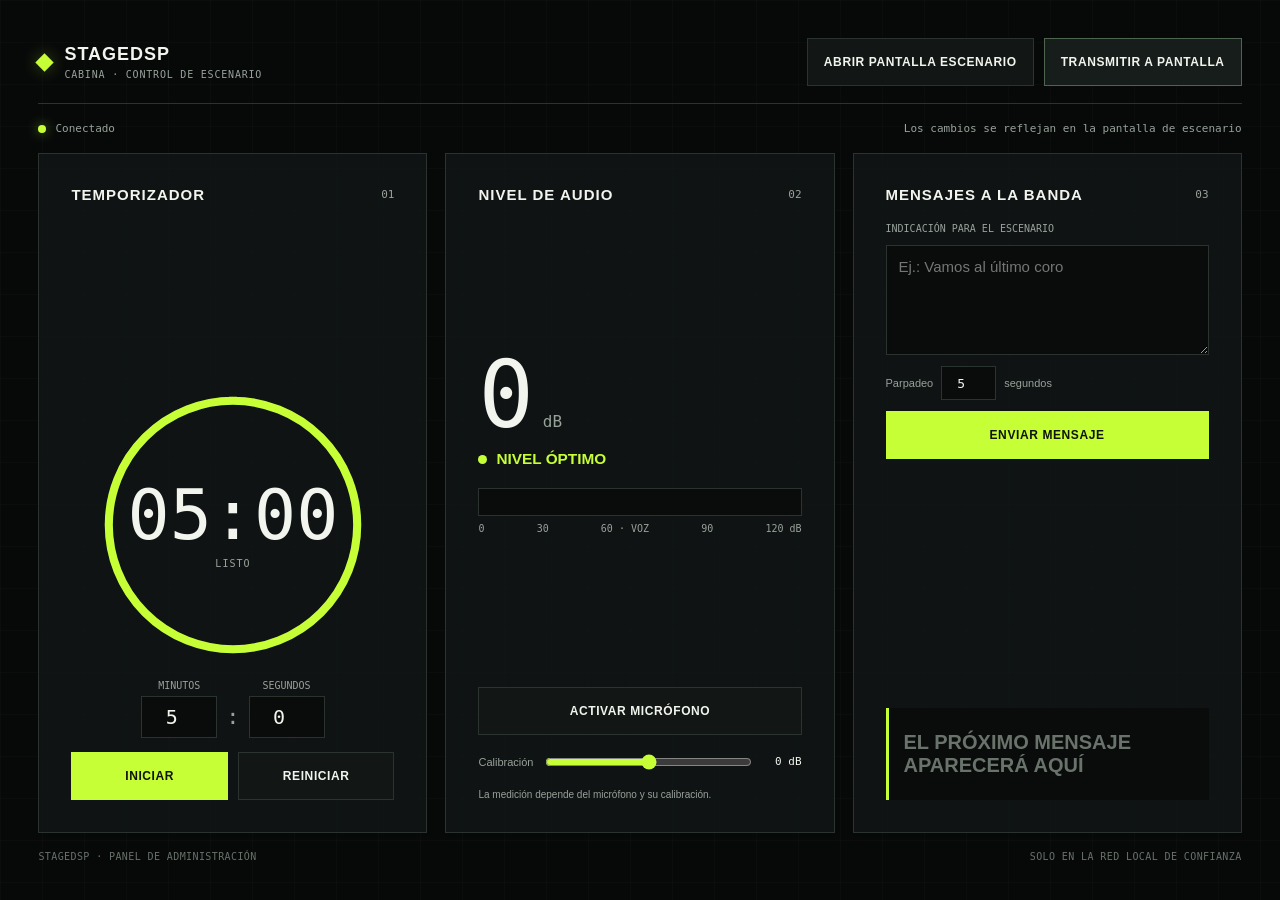
<file: index.html>
<!doctype html>
<html lang="es">
<head>
  <meta charset="utf-8">
  <meta name="viewport" content="width=device-width, initial-scale=1">
  <meta name="theme-color" content="#080a09">
  <title>StageDSP | Cabina</title>
  <link rel="stylesheet" href="styles.css">
</head>
<body class="admin-page">
  <main class="admin-shell">
    <header class="admin-header">
      <a class="brand" href="./" aria-label="StageDSP, cabina">
        <span class="brand-mark" aria-hidden="true"></span>
        <span><strong>StageDSP</strong><small>Cabina · Control de escenario</small></span>
      </a>
      <div class="output-actions">
        <button class="button button-secondary" id="openStage" type="button">Abrir pantalla escenario</button>
        <button class="button button-cast" id="castStage" type="button">Transmitir a pantalla</button>
      </div>
    </header>

    <div class="connection-line">
      <span class="connection-dot" id="connectionDot"></span>
      <span id="connectionStatus">Conectando con StageDSP…</span>
      <span class="connection-hint">Los cambios se reflejan en la pantalla de escenario</span>
    </div>

    <section class="admin-grid" aria-label="Controles de escenario">
      <section class="control-panel timer-panel" aria-labelledby="timerHeading">
        <div class="panel-heading"><h1 id="timerHeading">Temporizador</h1><span>01</span></div>
        <div class="admin-timer-readout">
          <div class="timer-ring" id="timerRing">
            <svg viewBox="0 0 100 100" aria-hidden="true"><circle class="timer-track" cx="50" cy="50" r="46"></circle><circle class="timer-progress" id="timerProgress" cx="50" cy="50" r="46"></circle></svg>
            <div><output id="timerValue">05:00</output><small id="timerStatus">LISTO</small></div>
          </div>
        </div>
        <div class="time-inputs">
          <label>Minutos<input id="minutesInput" type="number" min="0" max="99" value="5" inputmode="numeric"></label>
          <span aria-hidden="true">:</span>
          <label>Segundos<input id="secondsInput" type="number" min="0" max="59" value="0" inputmode="numeric"></label>
        </div>
        <div class="button-row">
          <button class="button button-primary" id="timerToggle" type="button">Iniciar</button>
          <button class="button button-secondary" id="timerReset" type="button">Reiniciar</button>
        </div>
      </section>

      <section class="control-panel meter-panel" aria-labelledby="meterHeading">
        <div class="panel-heading"><h2 id="meterHeading">Nivel de audio</h2><span>02</span></div>
        <div class="meter-readout"><output id="dbValue">0</output><span>dB</span></div>
        <div class="meter-condition good" id="meterCondition" role="status" aria-live="polite"><span class="condition-indicator"></span><span id="meterConditionText">Nivel óptimo</span></div>
        <div class="level-track" role="meter" aria-label="Nivel de entrada del micrófono" aria-valuemin="0" aria-valuemax="120" aria-valuenow="0" id="meterAria"><div id="levelFill"></div></div>
        <div class="level-labels"><span>0</span><span>30</span><span>60 · VOZ</span><span>90</span><span>120 dB</span></div>
        <div class="meter-controls">
          <button class="button button-secondary" id="micToggle" type="button">Activar micrófono</button>
          <label class="calibration-control">Calibración <input id="calibrationInput" type="range" min="-24" max="24" value="0"><output id="calibrationValue">0 dB</output></label>
          <small>La medición depende del micrófono y su calibración.</small>
        </div>
      </section>

      <section class="control-panel message-panel" aria-labelledby="messageHeading">
        <div class="panel-heading"><h2 id="messageHeading">Mensajes a la banda</h2><span>03</span></div>
        <form id="messageForm">
          <label for="messageInput">Indicación para el escenario</label>
          <textarea id="messageInput" maxlength="140" rows="3" placeholder="Ej.: Vamos al último coro"></textarea>
          <label class="duration-control" for="blinkDuration">Parpadeo <input id="blinkDuration" type="number" min="2" max="15" value="5"> segundos</label>
          <button class="button button-primary" type="submit">Enviar mensaje</button>
        </form>
        <div class="message-preview" id="messagePreview">El próximo mensaje aparecerá aquí</div>
      </section>
    </section>
    <footer class="admin-footer"><span>StageDSP · Panel de administración</span><span>Solo en la red local de confianza</span></footer>
    <p class="toast" id="toast" role="status" aria-live="polite"></p>
  </main>
  <script src="local-bus.js"></script>
  <script src="admin.js"></script>
</body>
</html>
</file>
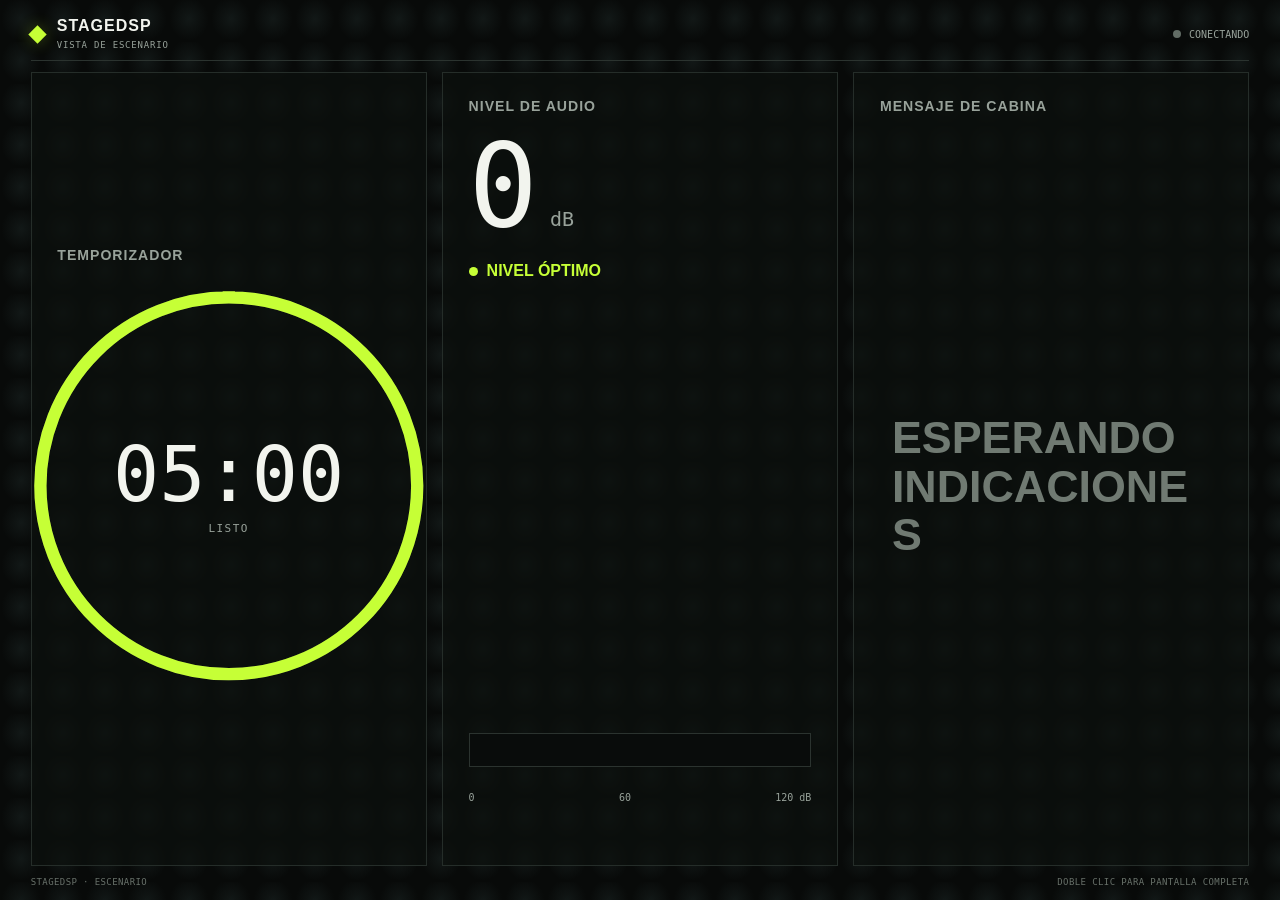
<file: stage.html>
<!doctype html>
<html lang="es">
<head>
  <meta charset="utf-8">
  <meta name="viewport" content="width=device-width, initial-scale=1">
  <meta name="theme-color" content="#070909">
  <title>StageDSP | Escenario</title>
  <link rel="stylesheet" href="styles.css">
</head>
<body class="stage-page">
  <main class="stage-shell" id="stageShell">
    <header class="stage-header">
      <div class="brand stage-brand"><span class="brand-mark" aria-hidden="true"></span><span><strong>StageDSP</strong><small>Vista de escenario</small></span></div>
      <span class="stage-live"><i></i><span id="stageConnection">Conectando</span></span>
    </header>
    <section class="stage-grid" aria-label="Información de escenario">
      <article class="stage-panel stage-timer">
        <div class="stage-panel-title">Temporizador</div>
        <div class="stage-timer-ring" id="stageTimerRing">
          <svg viewBox="0 0 100 100" aria-hidden="true"><circle class="timer-track" cx="50" cy="50" r="46"></circle><circle class="timer-progress" id="stageTimerProgress" cx="50" cy="50" r="46"></circle></svg>
          <div><output id="stageTimerValue">05:00</output><small id="stageTimerStatus">LISTO</small></div>
        </div>
      </article>
      <article class="stage-panel stage-meter">
        <div class="stage-panel-title">Nivel de audio</div>
        <div class="stage-db"><output id="stageDbValue">0</output><span>dB</span></div>
        <div class="stage-condition good" id="stageCondition"><span class="condition-indicator"></span><span id="stageConditionText">Nivel óptimo</span></div>
        <div class="stage-level-track"><div id="stageLevelFill"></div></div>
        <div class="stage-level-labels"><span>0</span><span>60</span><span>120 dB</span></div>
      </article>
      <article class="stage-panel stage-message-panel">
        <div class="stage-panel-title">Mensaje de cabina</div>
        <div class="stage-message" id="stageMessage">Esperando indicaciones</div>
      </article>
    </section>
    <footer class="stage-footer"><span>StageDSP · Escenario</span><span>Doble clic para pantalla completa</span></footer>
  </main>
  <script src="local-bus.js"></script>
  <script src="stage.js"></script>
</body>
</html>
</file>
<file: styles.css>
:root {
  color-scheme: dark;
  --bg: #070909;
  --panel: #101414;
  --raised: #171d1a;
  --line: #2b332f;
  --text: #f2f4ee;
  --muted: #98a29a;
  --green: #c6ff36;
  --amber: #ffb941;
  --red: #ff5548;
  --mono: "Consolas", "Lucida Console", monospace;
  --display: "Bahnschrift", "Arial Narrow", sans-serif;
  font-family: "Trebuchet MS", "Segoe UI", sans-serif;
  color: var(--text);
  background: var(--bg);
}

* { box-sizing: border-box; }
body { min-width: 320px; min-height: 100vh; margin: 0; background: var(--bg); background-image: linear-gradient(rgba(255,255,255,.015) 1px, transparent 1px), linear-gradient(90deg, rgba(255,255,255,.015) 1px, transparent 1px); background-size: 42px 42px; }
button, input, textarea { font: inherit; }
button, a { color: inherit; }
button:focus-visible, a:focus-visible, input:focus-visible, textarea:focus-visible { outline: 2px solid var(--green); outline-offset: 3px; }

.brand { display: flex; align-items: center; gap: 13px; color: inherit; text-decoration: none; }
.brand-mark { width: 13px; height: 13px; flex: 0 0 auto; background: var(--green); box-shadow: 0 0 16px #c6ff3655; transform: rotate(45deg); }
.brand strong { display: block; font: 800 18px/1 var(--display); letter-spacing: 1px; text-transform: uppercase; }
.brand small { display: block; margin-top: 6px; color: var(--muted); font: 10px var(--mono); letter-spacing: .8px; text-transform: uppercase; }
.button { min-height: 48px; padding: 0 16px; border: 1px solid var(--line); border-radius: 0; background: var(--raised); cursor: pointer; font: 800 12px var(--display); letter-spacing: .6px; text-transform: uppercase; transition: background-color .14s, border-color .14s; }
.button:hover { border-color: var(--green); }
.button-primary { border-color: var(--green); background: var(--green); color: #101409; }
.button-primary:hover { background: #d6ff75; }
.button-secondary { background: #121715; }
.button-cast { border-color: #4e6650; }
.panel-heading { display: flex; align-items: center; justify-content: space-between; gap: 12px; margin-bottom: 20px; }
.panel-heading h1, .panel-heading h2 { margin: 0; font: 800 15px var(--display); letter-spacing: 1px; text-transform: uppercase; }
.panel-heading > span { color: var(--muted); font: 11px var(--mono); }
.timer-track, .timer-progress { fill: none; stroke-width: 3; }
.timer-track { stroke: #2b332f; }
.timer-progress { stroke: var(--green); stroke-linecap: square; }
.condition-indicator { width: 9px; height: 9px; flex: 0 0 auto; border-radius: 50%; background: currentColor; }
.good { color: var(--green); }
.warning { color: var(--amber); }
.danger { color: var(--red); }

.admin-shell { width: min(1500px, 100%); min-height: 100vh; margin: auto; padding: clamp(20px, 3vw, 42px); display: flex; flex-direction: column; gap: 18px; }
.admin-header { display: flex; align-items: center; justify-content: space-between; gap: 20px; padding-bottom: 17px; border-bottom: 1px solid var(--line); }
.output-actions { display: flex; gap: 10px; }
.connection-line { display: flex; align-items: center; gap: 9px; color: var(--muted); font: 11px var(--mono); }
.connection-hint { margin-left: auto; }
.connection-dot, .stage-live i { width: 8px; height: 8px; border-radius: 50%; background: #626c65; }
.connection-dot.connected, .stage-live.connected i { background: var(--green); box-shadow: 0 0 12px #c6ff3680; }
.admin-grid { flex: 1; display: grid; grid-template-columns: repeat(3, minmax(0, 1fr)); gap: 18px; }
.control-panel { min-width: 0; padding: clamp(20px, 2.5vw, 34px); border: 1px solid var(--line); background: rgba(16,20,20,.96); }
.timer-panel { display: flex; flex-direction: column; align-items: center; }
.timer-panel .panel-heading { width: 100%; }
.admin-timer-readout { width: min(100%, 300px); display: grid; place-items: center; margin: auto 0 20px; }
.timer-ring { position: relative; width: min(26vw, 270px); min-width: 160px; aspect-ratio: 1; display: grid; place-items: center; }
.timer-ring svg, .stage-timer-ring svg { position: absolute; inset: 0; width: 100%; height: 100%; transform: rotate(-90deg); }
.timer-ring > div, .stage-timer-ring > div { position: relative; display: grid; justify-items: center; gap: 8px; }
.timer-ring output { font: clamp(42px, 6vw, 70px)/1 var(--mono); font-variant-numeric: tabular-nums; }
.timer-ring small { color: var(--muted); font: 10px var(--mono); letter-spacing: 1px; }
.timer-ring.finished { animation: timer-blink .7s steps(2, jump-none) infinite; }
.timer-ring.finished output, .timer-ring.finished small { color: var(--red); }
@keyframes timer-blink { 50% { opacity: .16; } }
.time-inputs { display: flex; align-items: end; gap: 9px; margin-bottom: 14px; }
.time-inputs > span { padding-bottom: 9px; color: var(--muted); font: 22px var(--mono); }
.time-inputs label { display: grid; gap: 5px; color: var(--muted); font: 10px var(--mono); text-align: center; text-transform: uppercase; }
.time-inputs input { width: 76px; height: 42px; border: 1px solid var(--line); border-radius: 0; background: #090c0b; color: var(--text); font: 20px var(--mono); text-align: center; }
.button-row { width: 100%; display: flex; gap: 10px; }
.button-row .button { flex: 1; }

.meter-panel { display: flex; flex-direction: column; }
.meter-readout { display: flex; align-items: baseline; gap: 9px; margin: auto 0 8px; }
.meter-readout output { font: clamp(58px, 8vw, 92px)/.95 var(--mono); font-variant-numeric: tabular-nums; }
.meter-readout > span { color: var(--muted); font: 16px var(--mono); }
.meter-condition, .stage-condition { min-height: 23px; display: flex; align-items: center; gap: 9px; font: 800 clamp(12px, 1.2vw, 16px) var(--display); text-transform: uppercase; }
.level-track, .stage-level-track { width: 100%; height: 28px; margin-top: 17px; padding: 4px; border: 1px solid var(--line); background: #090c0b; }
.level-track > div, .stage-level-track > div { width: 0; height: 100%; background: var(--green); transition: width .2s linear, background-color .2s; }
.level-labels, .stage-level-labels { display: flex; justify-content: space-between; margin-top: 7px; color: var(--muted); font: 10px var(--mono); }
.meter-controls { display: grid; gap: 17px; margin-top: auto; padding-top: 24px; }
.calibration-control { display: grid; grid-template-columns: auto minmax(80px, 1fr) 42px; align-items: center; gap: 10px; color: var(--muted); font-size: 11px; }
.calibration-control input { width: 100%; accent-color: var(--green); }
.calibration-control output { color: var(--text); font: 11px var(--mono); text-align: right; }
.meter-controls > small { color: var(--muted); font-size: 10px; }

.message-panel { display: flex; flex-direction: column; }
.message-panel form { display: grid; gap: 11px; }
.message-panel form > label:first-child { color: var(--muted); font: 10px var(--mono); text-transform: uppercase; }
.message-panel textarea { width: 100%; min-height: 110px; resize: vertical; border: 1px solid var(--line); border-radius: 0; padding: 12px; background: #090c0b; color: var(--text); font-size: 15px; }
.duration-control { display: flex; align-items: center; gap: 8px; color: var(--muted); font-size: 11px; }
.duration-control input { width: 55px; height: 34px; border: 1px solid var(--line); border-radius: 0; background: #090c0b; color: var(--text); font: 13px var(--mono); text-align: center; }
.message-preview { min-height: 92px; display: flex; align-items: center; margin-top: auto; padding: 15px; border-left: 3px solid var(--green); background: #090c0b; color: #69736b; font: 700 20px/1.15 var(--display); overflow-wrap: anywhere; text-transform: uppercase; }
.message-preview.has-message { color: var(--text); }
.message-preview.blink, .stage-message.blink { animation: message-blink .72s steps(2, jump-none) infinite; }
@keyframes message-blink { 50% { opacity: .12; } }
.admin-footer { display: flex; justify-content: space-between; gap: 12px; color: #68716a; font: 10px var(--mono); letter-spacing: .4px; text-transform: uppercase; }
.toast { position: fixed; right: 22px; bottom: 18px; max-width: 390px; margin: 0; padding: 12px 16px; border: 1px solid var(--line); background: #171d1a; color: var(--text); font-size: 13px; opacity: 0; pointer-events: none; transition: opacity .2s; }
.toast.visible { opacity: 1; }

.stage-page { width: 100%; height: 100vh; min-height: 0; overflow: hidden; background-image: radial-gradient(ellipse at 50% 45%, #121817 0, #080a09 66%); }
.stage-shell { width: 100%; height: 100vh; height: 100dvh; padding: 2vh 2.4vw 1.5vh; display: flex; flex-direction: column; gap: 1.2vh; }
.stage-header { display: flex; align-items: center; justify-content: space-between; padding-bottom: 1.1vh; border-bottom: 1px solid var(--line); }
.stage-brand strong { font-size: 16px; }
.stage-brand small { font-size: 9px; }
.stage-live { display: flex; align-items: center; gap: 8px; color: var(--muted); font: 10px var(--mono); text-transform: uppercase; }
.stage-grid { flex: 1; min-height: 0; display: grid; grid-template-columns: repeat(3, minmax(0, 1fr)); gap: 1.2vw; }
.stage-panel { min-width: 0; min-height: 0; display: flex; flex-direction: column; align-items: center; justify-content: center; gap: 2vh; padding: 2vw; border: 1px solid #252d29; background: rgba(12,16,14,.7); }
.stage-panel-title { align-self: flex-start; color: var(--muted); font: 800 clamp(12px, 1.1vw, 17px) var(--display); letter-spacing: 1px; text-transform: uppercase; }
.stage-timer-ring { position: relative; width: min(51vh, 32vw); min-width: 160px; aspect-ratio: 1; display: grid; place-items: center; }
.stage-timer-ring output { font: clamp(48px, 6vw, 88px)/1 var(--mono); font-variant-numeric: tabular-nums; }
.stage-timer-ring small { color: var(--muted); font: 11px var(--mono); letter-spacing: 1.5px; }
.stage-timer-ring.finished { animation: timer-blink .7s steps(2, jump-none) infinite; }
.stage-timer-ring.finished output, .stage-timer-ring.finished small { color: var(--red); }
.stage-db { align-self: flex-start; display: flex; align-items: baseline; gap: 12px; }
.stage-db output { font: clamp(68px, 9vw, 128px)/.95 var(--mono); font-variant-numeric: tabular-nums; }
.stage-db span { color: var(--muted); font: 20px var(--mono); }
.stage-condition { align-self: flex-start; font-size: clamp(13px, 1.25vw, 18px); }
.stage-level-track { height: 34px; margin-top: auto; }
.stage-level-labels { width: 100%; margin-bottom: 4vh; }
.stage-message-panel { align-items: stretch; }
.stage-message { min-height: 0; flex: 1; display: flex; align-items: center; padding: 12px; color: #707a72; font: 800 clamp(26px, 3.5vw, 58px)/1.08 var(--display); overflow-wrap: anywhere; text-transform: uppercase; }
.stage-message.has-message { color: var(--text); }
.stage-footer { display: flex; justify-content: space-between; color: #68716a; font: 9px var(--mono); letter-spacing: .4px; text-transform: uppercase; }

@media (max-width: 850px) {
  .admin-grid { grid-template-columns: repeat(2, minmax(0, 1fr)); }
  .message-panel { grid-column: 1 / -1; }
  .stage-page { height: auto; min-height: 100vh; overflow: auto; }
  .stage-shell { height: auto; min-height: 100vh; }
  .stage-grid { grid-template-columns: 1fr; }
  .stage-panel { min-height: 300px; }
  .stage-timer-ring { width: min(65vw, 290px); }
  .stage-level-labels { margin-bottom: 0; }
}
@media (max-width: 560px) {
  .admin-shell { padding: 16px; gap: 14px; }
  .admin-header { align-items: flex-start; flex-direction: column; }
  .output-actions { width: 100%; flex-direction: column; }
  .connection-hint { display: none; }
  .admin-grid { grid-template-columns: 1fr; }
  .message-panel { grid-column: auto; }
  .control-panel { padding: 20px; }
  .timer-ring { width: min(70vw, 250px); }
  .admin-footer { flex-direction: column; }
  .stage-shell { padding: 16px; gap: 12px; }
  .stage-panel { min-height: 270px; padding: 20px; }
  .stage-footer { gap: 12px; }
}
@media (prefers-reduced-motion: reduce) {
  *, *::before, *::after { animation-duration: .01ms !important; transition-duration: .01ms !important; }
}
</file>
